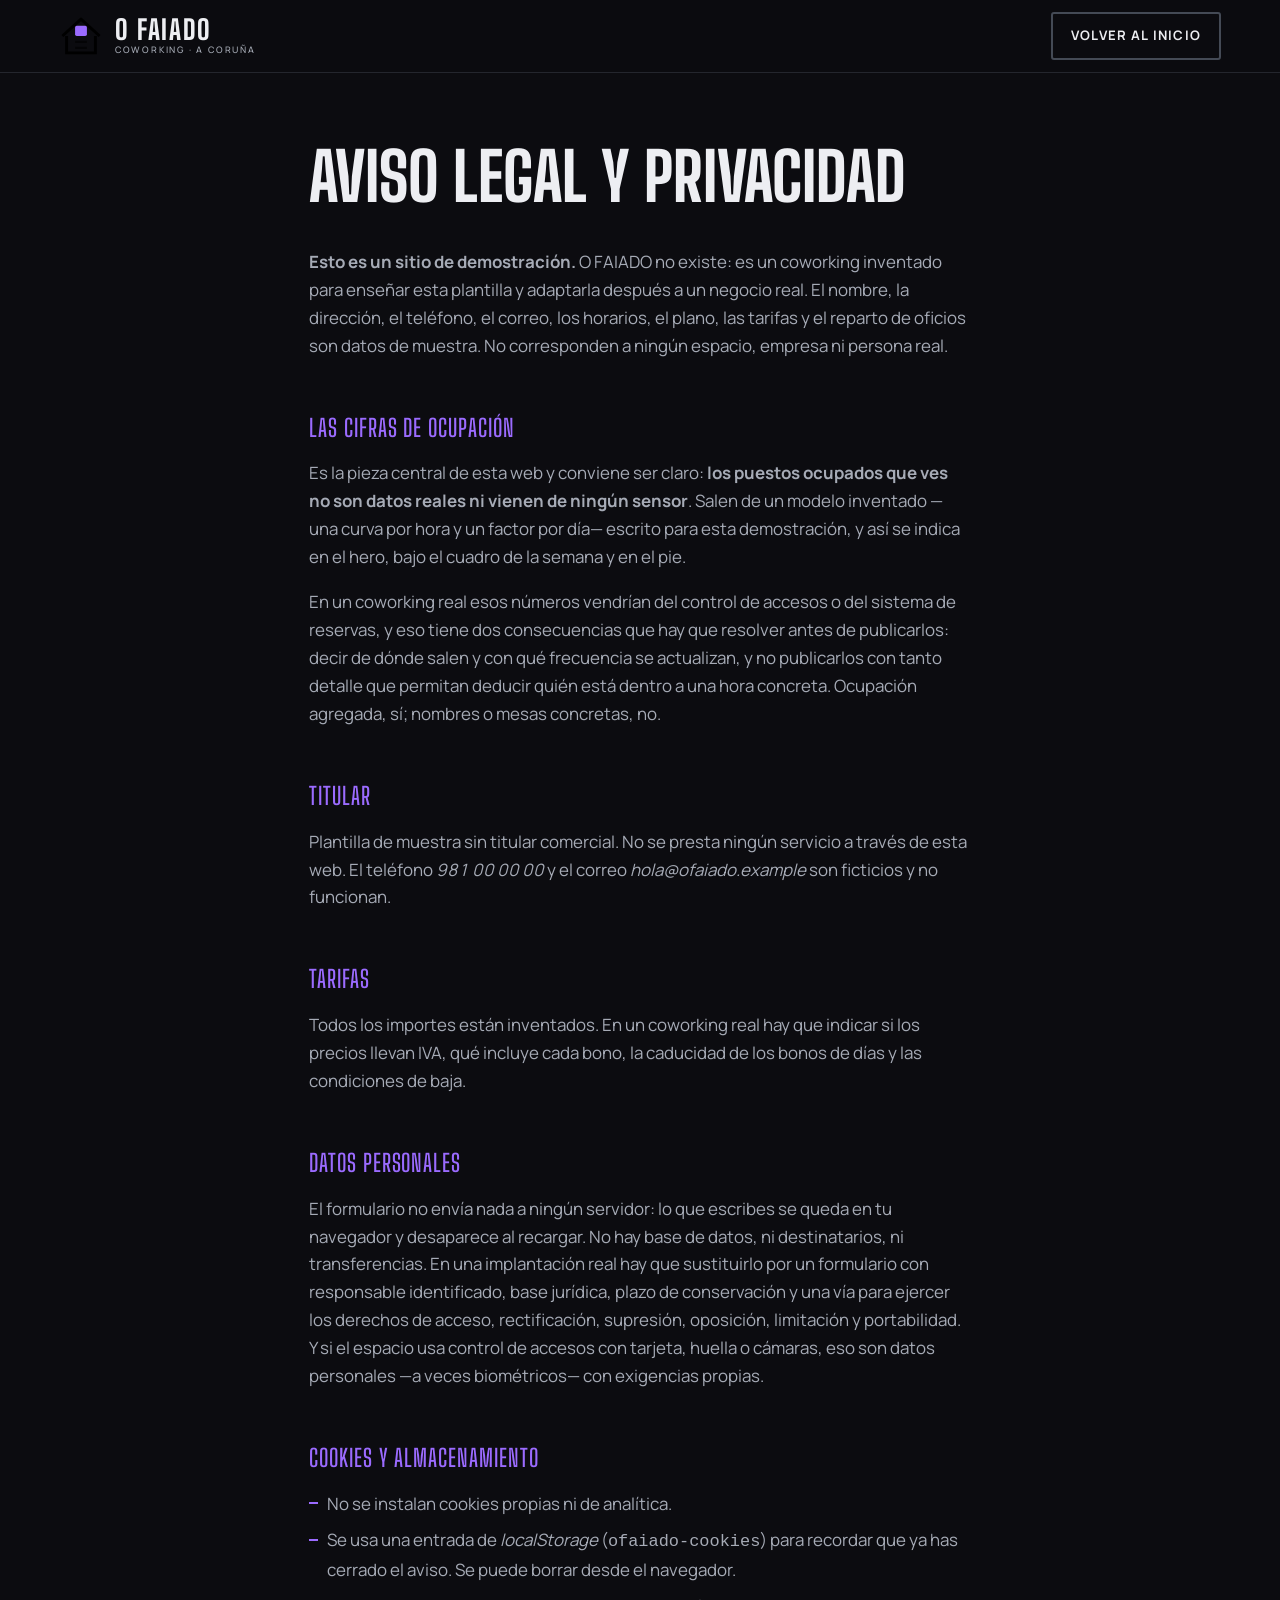
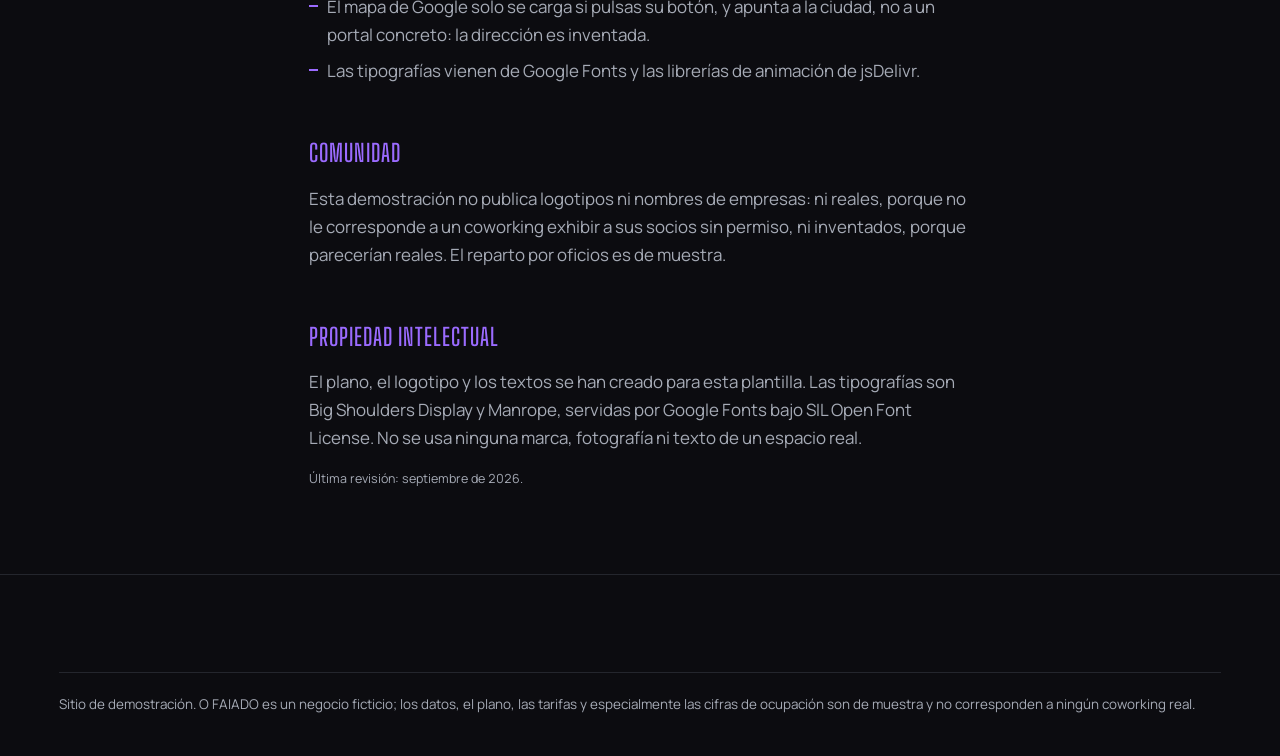
<file: aviso-legal.html>
<!DOCTYPE html>
<!-- Sitio de demostración. O FAIADO es un coworking ficticio. -->
<html lang="es">
<head>
<meta charset="utf-8">
<meta name="viewport" content="width=device-width, initial-scale=1">
<title>Aviso legal y privacidad · O FAIADO (demo)</title>
<meta name="description" content="Aviso legal y política de privacidad de una plantilla de demostración. El coworking es ficticio y las cifras de ocupación están inventadas.">
<meta name="robots" content="noindex, nofollow">
<meta name="theme-color" content="#0C0C10">
<link rel="icon" href="assets/favicon.svg" type="image/svg+xml">
<link rel="manifest" href="manifest.json">
<link rel="preconnect" href="https://fonts.googleapis.com">
<link rel="preconnect" href="https://fonts.gstatic.com" crossorigin>
<link rel="stylesheet" href="https://fonts.googleapis.com/css2?family=Big+Shoulders+Display:wght@400;600;800&family=Manrope:wght@400;500;700&display=swap">
<link rel="stylesheet" href="css/style.css">
</head>
<body>
<a class="salto" href="#contenido">Saltar al contenido</a>

<header class="cabecera">
  <a class="marca" href="index.html" aria-label="O FAIADO, inicio">
    <img src="assets/logo.svg" width="52" height="52" alt="" class="marca-mark">
    <span class="marca-texto">O FAIADO<em>coworking · A Coruña</em></span>
  </a>
  <nav class="nav" aria-label="Principal">
    <a class="boton boton--linea nav-cta" href="index.html">Volver al inicio</a>
  </nav>
</header>

<main class="texto-legal" id="contenido">
  <h1>Aviso legal y privacidad</h1>

  <p><strong>Esto es un sitio de demostración.</strong> O FAIADO no existe: es un coworking inventado para
    enseñar esta plantilla y adaptarla después a un negocio real. El nombre, la dirección, el teléfono, el
    correo, los horarios, el plano, las tarifas y el reparto de oficios son datos de muestra. No
    corresponden a ningún espacio, empresa ni persona real.</p>

  <h2>Las cifras de ocupación</h2>
  <p>Es la pieza central de esta web y conviene ser claro: <strong>los puestos ocupados que ves no son
    datos reales ni vienen de ningún sensor</strong>. Salen de un modelo inventado —una curva por hora y un
    factor por día— escrito para esta demostración, y así se indica en el hero, bajo el cuadro de la semana
    y en el pie.</p>
  <p>En un coworking real esos números vendrían del control de accesos o del sistema de reservas, y eso
    tiene dos consecuencias que hay que resolver antes de publicarlos: decir de dónde salen y con qué
    frecuencia se actualizan, y no publicarlos con tanto detalle que permitan deducir quién está dentro a
    una hora concreta. Ocupación agregada, sí; nombres o mesas concretas, no.</p>

  <h2>Titular</h2>
  <p>Plantilla de muestra sin titular comercial. No se presta ningún servicio a través de esta web. El
    teléfono <em>981 00 00 00</em> y el correo <em>hola@ofaiado.example</em> son ficticios y no funcionan.</p>

  <h2>Tarifas</h2>
  <p>Todos los importes están inventados. En un coworking real hay que indicar si los precios llevan IVA,
    qué incluye cada bono, la caducidad de los bonos de días y las condiciones de baja.</p>

  <h2>Datos personales</h2>
  <p>El formulario no envía nada a ningún servidor: lo que escribes se queda en tu navegador y desaparece
    al recargar. No hay base de datos, ni destinatarios, ni transferencias. En una implantación real hay
    que sustituirlo por un formulario con responsable identificado, base jurídica, plazo de conservación y
    una vía para ejercer los derechos de acceso, rectificación, supresión, oposición, limitación y
    portabilidad. Y si el espacio usa control de accesos con tarjeta, huella o cámaras, eso son datos
    personales —a veces biométricos— con exigencias propias.</p>

  <h2>Cookies y almacenamiento</h2>
  <ul>
    <li>No se instalan cookies propias ni de analítica.</li>
    <li>Se usa una entrada de <em>localStorage</em> (<code>ofaiado-cookies</code>) para recordar que ya has
      cerrado el aviso. Se puede borrar desde el navegador.</li>
    <li>El mapa de Google solo se carga si pulsas su botón, y apunta a la ciudad, no a un portal concreto:
      la dirección es inventada.</li>
    <li>Las tipografías vienen de Google Fonts y las librerías de animación de jsDelivr.</li>
  </ul>

  <h2>Comunidad</h2>
  <p>Esta demostración no publica logotipos ni nombres de empresas: ni reales, porque no le corresponde a un
    coworking exhibir a sus socios sin permiso, ni inventados, porque parecerían reales. El reparto por
    oficios es de muestra.</p>

  <h2>Propiedad intelectual</h2>
  <p>El plano, el logotipo y los textos se han creado para esta plantilla. Las tipografías son Big Shoulders
    Display y Manrope, servidas por Google Fonts bajo SIL Open Font License. No se usa ninguna marca,
    fotografía ni texto de un espacio real.</p>

  <p class="muestra">Última revisión: septiembre de 2026.</p>
</main>

<footer class="pie">
  <p class="sello">Sitio de demostración. O FAIADO es un negocio ficticio; los datos, el plano, las tarifas y
    especialmente las cifras de ocupación son de muestra y no corresponden a ningún coworking real.</p>
</footer>
</body>
</html>
</file>
<file: css/style.css>
/* ==========================================================================
   O FAIADO — plantilla de demostración (negocio ficticio)
   Concepto «Ocupación»: el dato que nadie publica y todo el mundo pregunta.
   ========================================================================== */

:root{
  --fondo:#0C0C10;
  --panel:#15161B;
  --panel2:#1B1D24;
  --linea:#24262D;
  --acero:#444A55;
  --humo:#A6ABB6;
  --hueso:#EDEEF2;
  --violeta:#9B6BFF;
  --violeta-osc:#7A46E8;

  --cont:1320px;
  --lado:clamp(20px, 4.6vw, 66px);

  --display:"Big Shoulders Display", "Arial Narrow", sans-serif;
  --texto:"Manrope", system-ui, sans-serif;

  --t-hero:clamp(3.2rem, 9vw, 7rem);
  --t-h2:clamp(2.2rem, 5.2vw, 4.2rem);
}

*,*::before,*::after{box-sizing:border-box;}

html{-webkit-text-size-adjust:100%;scroll-behavior:smooth;}
html.lenis, html.lenis body{height:auto;}
.lenis.lenis-smooth{scroll-behavior:auto !important;}

body{
  margin:0;background:var(--fondo);color:var(--hueso);
  font-family:var(--texto);font-size:clamp(1rem,.96rem + .2vw,1.06rem);
  line-height:1.65;overflow-x:hidden;-webkit-font-smoothing:antialiased;
  font-variant-numeric:tabular-nums;
}

img,svg{max-width:100%;}
img{height:auto;display:block;}
h1,h2,h3{margin:0;font-weight:600;}
p{margin:0 0 1em;}
ul,ol,dl,dd{margin:0;padding:0;}
li{list-style:none;}
a{color:inherit;}

a:focus-visible,button:focus-visible,summary:focus-visible,
input:focus-visible,select:focus-visible,textarea:focus-visible{
  outline:3px solid var(--violeta);outline-offset:3px;
}
::selection{background:var(--violeta);color:#0C0C10;}

.visual-oculto{position:absolute;width:1px;height:1px;overflow:hidden;
  clip-path:inset(50%);white-space:nowrap;}

.salto{
  position:absolute;left:-9999px;top:0;z-index:999;background:var(--violeta);color:#0C0C10;
  padding:14px 22px;font-weight:700;text-transform:uppercase;letter-spacing:.1em;font-size:.84rem;
}
.salto:focus{left:12px;top:12px;}

/* ------------------------------ tipografía ------------------------------ */

.titular{
  font-family:var(--display);font-weight:800;font-size:var(--t-h2);line-height:.92;
  text-transform:uppercase;letter-spacing:.01em;margin:0 0 .5em;text-wrap:balance;
}
.titular--hero{font-size:var(--t-hero);line-height:.88;margin-bottom:.35em;}

.rotulo{
  font-weight:700;text-transform:uppercase;letter-spacing:.2em;
  font-size:.72rem;color:var(--humo);display:flex;align-items:center;gap:12px;margin:0 0 1.2em;
}
.rotulo span{background:var(--violeta);color:#0C0C10;padding:3px 8px;}
.rotulo::after{content:"";flex:1;height:1px;background:var(--linea);}

.sobretitulo{
  font-weight:700;text-transform:uppercase;letter-spacing:.16em;
  font-size:.74rem;color:var(--violeta);margin:0 0 1.4em;
}
.parrafo{color:var(--humo);max-width:60ch;}
.parrafo--grande{font-size:1.1rem;}
.muestra{font-size:.78rem;color:var(--humo);}
.nota{color:var(--humo);font-size:.86rem;line-height:1.7;margin-top:1.6rem;}

/* revelado palabra a palabra */
.palabra{display:inline-block;white-space:nowrap;overflow:hidden;
  padding:.16em 0 .08em;margin:-.16em 0 -.08em;}
.palabra i{display:inline-block;font-style:normal;}
html.has-motion .palabra i{transform:translate3d(0,112%,0);}
html.has-motion [data-aparecer]{opacity:0;transform:translate3d(0,20px,0);}

/* -------------------------------- botones ------------------------------- */

.boton{
  display:inline-flex;align-items:center;justify-content:center;gap:10px;
  font-weight:700;text-transform:uppercase;letter-spacing:.09em;font-size:.82rem;
  padding:15px 24px;border:2px solid transparent;border-radius:3px;
  text-decoration:none;cursor:pointer;background:none;color:var(--hueso);
  transition:background .25s,color .25s,border-color .25s;will-change:transform;
}
.boton--violeta{background:var(--violeta);color:#0C0C10;border-color:var(--violeta);}
.boton--violeta:hover{background:var(--violeta-osc);border-color:var(--violeta-osc);color:var(--hueso);}
.boton--linea{border-color:var(--acero);}
.boton--linea:hover{border-color:var(--violeta);color:var(--violeta);}

/* -------------------------------- cursor -------------------------------- */

.cursor{position:fixed;top:0;left:0;z-index:150;pointer-events:none;translate:-50% -50%;
  display:none;align-items:center;gap:10px;}
html.has-motion .cursor{display:flex;}
.cursor-punto{width:14px;height:14px;border-radius:3px;background:var(--violeta);
  transition:width .2s,height .2s,border-radius .2s;}
.cursor.es-grande .cursor-punto{width:44px;height:44px;border-radius:8px;}
.cursor-texto{text-transform:uppercase;letter-spacing:.12em;font-size:.7rem;font-weight:700;
  color:var(--violeta);white-space:nowrap;}
@media (hover:none),(pointer:coarse){ html.has-motion .cursor{display:none;} }

/* ------------------------------- cabecera -------------------------------- */

.cabecera{
  position:sticky;top:0;z-index:100;display:flex;align-items:center;justify-content:space-between;
  gap:20px;padding:12px var(--lado);background:rgba(12,12,16,.93);
  backdrop-filter:blur(10px);border-bottom:1px solid var(--linea);
}
.marca{display:flex;align-items:center;gap:12px;text-decoration:none;color:var(--hueso);}
.marca-mark{width:44px;height:44px;}
.marca-texto{font-family:var(--display);font-weight:800;font-size:1.7rem;line-height:.9;
  letter-spacing:.06em;text-transform:uppercase;display:flex;flex-direction:column;gap:4px;}
.marca-texto em{font-family:var(--texto);font-style:normal;font-weight:500;font-size:.56rem;
  letter-spacing:.2em;color:var(--humo);}

.nav{display:flex;align-items:center;gap:clamp(14px,2.2vw,32px);}
.nav-lista{display:flex;gap:clamp(12px,1.8vw,26px);}
.nav-lista a{font-size:.82rem;font-weight:700;text-transform:uppercase;letter-spacing:.09em;
  text-decoration:none;position:relative;padding:6px 0;}
.nav-lista a::after{content:"";position:absolute;left:0;bottom:0;height:2px;width:0;
  background:var(--violeta);transition:width .28s;}
.nav-lista a:hover::after,.nav-lista a:focus-visible::after{width:100%;}
.nav-cta{padding:11px 18px;}

.hamburguesa{display:none;width:46px;height:42px;border:1px solid var(--acero);background:none;
  cursor:pointer;padding:0;border-radius:3px;flex-direction:column;align-items:center;
  justify-content:center;gap:5px;}
.hamburguesa span{display:block;width:20px;height:2px;background:var(--hueso);transition:transform .28s,opacity .2s;}
.hamburguesa[aria-expanded="true"] span:nth-child(1){transform:translateY(7px) rotate(45deg);}
.hamburguesa[aria-expanded="true"] span:nth-child(2){opacity:0;}
.hamburguesa[aria-expanded="true"] span:nth-child(3){transform:translateY(-7px) rotate(-45deg);}

@media (max-width:1080px){
  .hamburguesa{display:flex;}
  .nav{position:fixed;inset:0 0 0 auto;width:min(86vw,360px);background:var(--panel);
    border-left:1px solid var(--linea);flex-direction:column;align-items:flex-start;
    justify-content:center;gap:26px;padding:90px 30px;transform:translateX(102%);
    transition:transform .38s cubic-bezier(.65,0,.35,1);visibility:hidden;}
  .nav.esta-abierto{transform:translateX(0);visibility:visible;}
  .nav-lista{flex-direction:column;gap:16px;}
  .nav-lista a{font-size:1.15rem;}
}

/* ---------------------------------- hero --------------------------------- */

.hero{
  max-width:var(--cont);margin:0 auto;
  padding:clamp(40px,7vh,86px) var(--lado) clamp(50px,8vh,100px);
  display:grid;grid-template-columns:1.25fr .75fr;gap:clamp(28px,4.5vw,72px);align-items:center;
}
.hero-acciones{display:flex;flex-wrap:wrap;gap:12px;margin:2rem 0 0;}

.ahora{border:1px solid var(--violeta);background:linear-gradient(180deg,rgba(155,107,255,.08),transparent);
  padding:26px 24px;border-radius:4px;}
.ahora-rotulo{font-weight:700;text-transform:uppercase;letter-spacing:.18em;font-size:.72rem;
  color:var(--violeta);margin-bottom:.8em;}
.ahora-cifra{font-family:var(--display);font-weight:800;font-size:clamp(3.4rem,6vw,5rem);
  line-height:.85;margin:0 0 .5em;display:flex;align-items:baseline;gap:.25em;flex-wrap:wrap;}
.ahora-cifra i{font-style:normal;font-family:var(--texto);font-weight:500;font-size:.2em;
  color:var(--humo);letter-spacing:.06em;}
.ahora-barra{height:10px;background:var(--panel2);border:1px solid var(--linea);border-radius:2px;
  overflow:hidden;margin-bottom:16px;}
.ahora-barra span{display:block;height:100%;width:45%;background:var(--violeta);}
.ahora-texto{color:var(--hueso);font-size:.96rem;margin-bottom:.8em;}
.ahora-aviso{color:var(--humo);font-size:.78rem;margin:0;}
@media (max-width:920px){ .hero{grid-template-columns:1fr;} }

/* --------------------------------- franja -------------------------------- */

.franja{border-block:1px solid var(--linea);background:var(--panel);overflow:hidden;padding:14px 0;}
.franja-pista{display:flex;width:max-content;will-change:transform;}
.franja-grupo{display:flex;align-items:center;gap:clamp(20px,3vw,50px);padding-right:clamp(20px,3vw,50px);
  font-family:var(--display);font-weight:600;text-transform:uppercase;
  font-size:clamp(1.5rem,3.2vw,2.6rem);letter-spacing:.04em;line-height:1;}
.franja-grupo i{width:10px;height:10px;background:var(--violeta);border-radius:2px;flex:none;}

/* --------------------------------- planta -------------------------------- */

.planta{max-width:var(--cont);margin:0 auto;padding:clamp(64px,10vh,130px) var(--lado);}
.planta-cab{margin-bottom:clamp(22px,4vh,44px);}

.planta-mando{
  display:flex;flex-wrap:wrap;align-items:center;gap:18px 28px;
  border:1px solid var(--linea);background:var(--panel);padding:16px 20px;margin-bottom:18px;
}
.mando-dias{display:flex;gap:6px;flex-wrap:wrap;}
.dia{
  font:inherit;font-weight:700;font-size:.8rem;text-transform:uppercase;letter-spacing:.08em;
  background:none;border:1px solid var(--acero);color:var(--humo);padding:8px 12px;
  border-radius:3px;cursor:pointer;transition:background .2s,color .2s,border-color .2s;
}
.dia:hover{border-color:var(--violeta);color:var(--hueso);}
.dia.esta-activo{background:var(--violeta);border-color:var(--violeta);color:#0C0C10;}
.mando-hora{display:flex;align-items:center;gap:12px;flex:1 1 260px;}
.mando-hora label{font-weight:700;text-transform:uppercase;letter-spacing:.14em;font-size:.72rem;color:var(--humo);}
.mando-hora input[type=range]{flex:1;accent-color:var(--violeta);min-width:140px;}
.mando-salida{font-family:var(--display);font-weight:800;font-size:1.8rem;letter-spacing:.04em;
  color:var(--violeta);min-width:4ch;}
.mando-leyenda{display:flex;align-items:center;gap:10px;margin:0;font-size:.76rem;color:var(--humo);}
.punto{width:12px;height:12px;border-radius:3px;display:inline-block;}
.punto--libre{background:#2E323B;border:1px solid #4A505C;}
.punto--ocupado{background:var(--violeta);}
.punto--cerrado{background:#1A1C22;border:1px dashed #3A3E49;}

.planta-lienzo{border:1px solid var(--linea);background:var(--panel);padding:clamp(10px,2vw,22px);overflow:hidden;}
.plano{width:100%;height:auto;display:block;}
.plano-txt{font-family:"Manrope",sans-serif;font-size:13px;font-weight:700;fill:#8A909C;letter-spacing:.14em;}
.puesto rect{fill:#2E323B;stroke:#4A505C;stroke-width:1.5;transition:fill .25s,stroke .25s;}
.puesto circle{fill:#4A505C;transition:fill .25s;}
.puesto.esta-ocupado rect{fill:rgba(155,107,255,.9);stroke:#B894FF;}
.puesto.esta-ocupado circle{fill:#2A1B4D;}
.puesto.esta-cerrado rect{fill:#16181E;stroke:#3A3E49;stroke-dasharray:4 4;}
.puesto.esta-cerrado circle{fill:#2A2E36;}
.sala-luz{fill:#4A505C;transition:fill .25s;}
.sala.esta-ocupada .sala-luz{fill:var(--violeta);}

.planta-estado{
  display:inline-block;margin:18px 0 0;background:var(--panel2);border:1px solid var(--violeta);
  font-weight:700;text-transform:uppercase;letter-spacing:.1em;font-size:.76rem;padding:9px 16px;
}
@media (max-width:900px){
  .planta-lienzo{overflow-x:auto;scrollbar-width:thin;}
  .plano{min-width:820px;}
}

/* --------------------------------- semana --------------------------------- */

.semana{background:var(--panel);border-block:1px solid var(--linea);
  padding:clamp(64px,10vh,130px) var(--lado);}
.semana-cab,.mapa-calor,.semana-nota{max-width:var(--cont);margin-inline:auto;}
.semana-cab{margin-bottom:clamp(22px,4vh,44px);}
.mapa-calor{display:grid;gap:4px;overflow-x:auto;}
.calor-fila{display:grid;grid-template-columns:44px repeat(14,minmax(28px,1fr));gap:4px;align-items:center;}
.calor-eti{font-size:.72rem;font-weight:700;text-transform:uppercase;letter-spacing:.1em;color:var(--humo);}
.calor-celda{
  aspect-ratio:1/.8;border-radius:3px;background:var(--panel2);border:1px solid var(--linea);
  position:relative;
}
.calor-celda[data-nivel="0"]{background:#191B21;}
.calor-celda[data-nivel="1"]{background:rgba(155,107,255,.18);}
.calor-celda[data-nivel="2"]{background:rgba(155,107,255,.36);}
.calor-celda[data-nivel="3"]{background:rgba(155,107,255,.58);}
.calor-celda[data-nivel="4"]{background:rgba(155,107,255,.82);}
.calor-celda[data-cerrado="1"]{background:repeating-linear-gradient(45deg,#15171D 0 4px,#1B1D24 4px 8px);}
html.has-motion .calor-celda{opacity:0;transform:scale(.7);}
.calor-horas{display:grid;grid-template-columns:44px repeat(14,minmax(28px,1fr));gap:4px;margin-top:4px;}
.calor-hora{font-size:.62rem;color:var(--humo);text-align:center;letter-spacing:.02em;}
.semana-nota{color:var(--humo);font-size:.84rem;margin-top:18px;}

/* -------------------------------- espacios -------------------------------- */

.espacios{max-width:var(--cont);margin:0 auto;padding:clamp(64px,10vh,130px) var(--lado);}
.espacios-cab{margin-bottom:clamp(22px,4vh,44px);}
.rejilla-espacios{display:grid;grid-template-columns:repeat(auto-fit,minmax(240px,1fr));gap:18px;}
.espacio{border:1px solid var(--linea);background:var(--panel);padding:24px;}
.espacio-num{font-family:var(--display);font-weight:800;font-size:3.4rem;line-height:.85;
  color:var(--violeta);margin:0 0 .2em;}
.espacio h3{font-family:var(--display);font-weight:600;text-transform:uppercase;font-size:1.4rem;
  letter-spacing:.04em;margin-bottom:.5em;}
.espacio p:last-child{color:var(--humo);font-size:.94rem;margin:0;}

.cifras{display:grid;grid-template-columns:repeat(auto-fit,minmax(160px,1fr));gap:20px;
  border-top:1px solid var(--linea);padding-top:22px;margin-top:clamp(28px,5vh,52px);}
.cifras div{display:flex;flex-direction:column;}
.cifras dt{order:2;font-weight:700;text-transform:uppercase;letter-spacing:.14em;
  font-size:.7rem;color:var(--humo);}
.cifras dd{order:1;margin:0;font-family:var(--display);font-weight:800;
  font-size:clamp(2.6rem,5vw,4rem);line-height:.9;color:var(--violeta);}

/* --------------------------------- tarifas -------------------------------- */

.tarifas{background:var(--panel);border-block:1px solid var(--linea);
  padding:clamp(64px,10vh,130px) var(--lado);}
.tarifas-cab,.planes,.tarifas .nota{max-width:var(--cont);margin-inline:auto;}
.tarifas-cab{margin-bottom:clamp(22px,4vh,44px);}
.planes{display:grid;grid-template-columns:repeat(auto-fit,minmax(240px,1fr));gap:16px;}
.plan{border:1px solid var(--linea);background:var(--fondo);padding:24px 22px;position:relative;
  display:flex;flex-direction:column;}
.plan--destacado{border-color:var(--violeta);}
.plan-etiqueta{position:absolute;top:-1px;right:-1px;background:var(--violeta);color:#0C0C10;
  font-weight:700;text-transform:uppercase;letter-spacing:.1em;font-size:.68rem;padding:5px 10px;margin:0;}
.plan-nombre{font-family:var(--display);font-weight:600;text-transform:uppercase;font-size:1.4rem;
  letter-spacing:.04em;margin:0 0 .4em;}
.plan-precio{font-family:var(--display);font-weight:800;font-size:clamp(2.8rem,5vw,3.8rem);
  line-height:.85;margin:0 0 .8em;display:flex;align-items:baseline;gap:.2em;flex-wrap:wrap;}
.plan-precio i{font-style:normal;font-family:var(--texto);font-weight:500;font-size:.22em;
  color:var(--humo);letter-spacing:.06em;}
.plan--destacado .plan-precio{color:var(--violeta);}
.plan ul{display:flex;flex-direction:column;gap:9px;border-top:1px solid var(--linea);padding-top:14px;}
.plan li{color:var(--humo);font-size:.92rem;padding-left:18px;position:relative;line-height:1.45;}
.plan li::before{content:"";position:absolute;left:0;top:.62em;width:9px;height:2px;background:var(--violeta);}

/* --------------------------------- normas --------------------------------- */

.normas{max-width:var(--cont);margin:0 auto;padding:clamp(64px,10vh,130px) var(--lado);}
.normas-cab{margin-bottom:clamp(22px,4vh,44px);}
.lista-normas{display:grid;grid-template-columns:repeat(auto-fit,minmax(240px,1fr));gap:clamp(18px,3vw,36px);}
.lista-normas li{border-top:3px solid var(--violeta);padding-top:18px;}
.norma-num{font-family:var(--display);font-weight:800;font-size:2.2rem;line-height:1;
  color:#7C828E; /* --acero se quedaba en 2,19 de contraste */margin:0 0 .2em;}
.lista-normas h3{font-family:var(--display);font-weight:600;text-transform:uppercase;
  font-size:1.3rem;letter-spacing:.04em;margin-bottom:.4em;}
.lista-normas p:last-child{color:var(--humo);font-size:.94rem;margin:0;}
.acceso{margin-top:clamp(28px,5vh,52px);border:1px solid var(--linea);background:var(--panel);padding:24px;}
.acceso h3{font-family:var(--display);font-weight:600;text-transform:uppercase;font-size:1.3rem;
  letter-spacing:.04em;color:var(--violeta);margin-bottom:.5em;}
.acceso p{color:var(--humo);margin:0;max-width:74ch;}

/* -------------------------------- comunidad ------------------------------- */

.comunidad{background:var(--panel);border-block:1px solid var(--linea);
  padding:clamp(64px,10vh,130px) var(--lado);}
.comunidad-cab,.oficios,.comunidad-nota{max-width:var(--cont);margin-inline:auto;}
.comunidad-cab{margin-bottom:clamp(22px,4vh,44px);}
.oficios{display:grid;grid-template-columns:repeat(auto-fit,minmax(180px,1fr));gap:1px;
  background:var(--linea);border:1px solid var(--linea);}
.oficios li{background:var(--fondo);padding:22px 18px;}
.oficio-num{font-family:var(--display);font-weight:800;font-size:2.8rem;line-height:.9;
  color:var(--violeta);margin:0 0 .2em;}
.oficios li p:last-child{color:var(--humo);font-size:.92rem;margin:0;}
.comunidad-nota{color:var(--humo);font-size:.82rem;margin-top:16px;}

/* ------------------------------- preguntas -------------------------------- */

.preguntas{max-width:920px;margin:0 auto;padding:clamp(64px,10vh,130px) var(--lado);}
.preguntas-cab{margin-bottom:clamp(18px,3.5vh,36px);}
.acordeon details{border-top:1px solid var(--linea);}
.acordeon details:last-child{border-bottom:1px solid var(--linea);}
.acordeon summary{cursor:pointer;list-style:none;padding:20px 44px 20px 0;position:relative;
  font-family:var(--display);font-weight:600;text-transform:uppercase;font-size:1.35rem;letter-spacing:.03em;}
.acordeon summary::-webkit-details-marker{display:none;}
.acordeon summary::after{content:"";position:absolute;right:8px;top:50%;width:16px;height:2px;background:var(--violeta);}
.acordeon summary::before{content:"";position:absolute;right:15px;top:50%;translate:0 -50%;
  width:2px;height:16px;background:var(--violeta);transition:transform .3s;}
.acordeon details[open] summary::before{transform:scaleY(0);}
.acordeon details p{color:var(--humo);max-width:72ch;padding-bottom:20px;margin:0;}

/* --------------------------------- visita --------------------------------- */

.visita{background:var(--panel);border-block:1px solid var(--linea);
  padding:clamp(64px,10vh,130px) var(--lado);}
.visita-cab,.visita-rejilla{max-width:var(--cont);margin-inline:auto;}
.visita-cab{margin-bottom:clamp(22px,4vh,44px);}
.visita-rejilla{display:grid;grid-template-columns:1.1fr .9fr;gap:clamp(28px,4.5vw,64px);}
.formulario{border:1px solid var(--linea);background:var(--fondo);padding:clamp(20px,3vw,32px);}
.formulario-aviso{font-weight:700;font-size:.72rem;text-transform:uppercase;
  letter-spacing:.14em;color:var(--violeta);margin-bottom:1.6em;}
.campo-fila{display:grid;grid-template-columns:1fr 1fr;gap:16px;}
.campo{display:flex;flex-direction:column;gap:6px;margin-bottom:16px;}
.campo label{font-weight:700;font-size:.72rem;text-transform:uppercase;
  letter-spacing:.12em;color:var(--humo);}
.campo input,.campo select,.campo textarea{background:var(--panel2);border:1px solid var(--acero);
  color:var(--hueso);padding:12px 14px;font:inherit;border-radius:3px;}
.campo textarea{resize:vertical;}
.campo-check{display:flex;gap:10px;align-items:flex-start;margin-bottom:20px;font-size:.92rem;color:var(--humo);}
.campo-check input{margin-top:4px;accent-color:var(--violeta);width:18px;height:18px;}
.campo-check a{color:var(--violeta);}
.formulario-respuesta{margin:14px 0 0;color:var(--violeta);font-weight:700;
  font-size:.82rem;text-transform:uppercase;letter-spacing:.06em;min-height:1.2em;}

.visita-datos dl{display:grid;gap:20px;}
.visita-datos dt{font-weight:700;font-size:.72rem;text-transform:uppercase;
  letter-spacing:.16em;color:var(--violeta);margin-bottom:5px;}
.visita-datos dd{margin:0;line-height:1.5;}
.visita-datos a{text-decoration-color:var(--violeta);text-underline-offset:4px;}
.mapa{margin-top:26px;border-top:1px solid var(--linea);padding-top:22px;}
.mapa-nota{color:var(--humo);font-size:.86rem;margin:12px 0 0;max-width:48ch;}
.mapa iframe{width:100%;height:320px;border:1px solid var(--acero);margin-top:6px;display:block;
  filter:grayscale(1) invert(.92) contrast(1.05) hue-rotate(180deg);}
@media (max-width:880px){
  .visita-rejilla{grid-template-columns:1fr;}
  .campo-fila{grid-template-columns:1fr;gap:0;}
}

/* ----------------------------------- pie ---------------------------------- */

.pie{border-top:1px solid var(--linea);background:var(--fondo);padding:clamp(44px,7vh,80px) var(--lado) 28px;}
.pie-rejilla,.sello{max-width:var(--cont);margin-inline:auto;}
.pie-rejilla{display:grid;grid-template-columns:1.4fr repeat(4,1fr);gap:26px;}
.pie-marca{display:flex;gap:14px;align-items:flex-start;}
.pie-marca p{font-family:var(--display);font-weight:800;text-transform:uppercase;font-size:1.6rem;
  line-height:1;letter-spacing:.06em;margin:0;}
.pie-marca span{font-family:var(--texto);font-weight:500;font-size:.7rem;letter-spacing:.08em;
  color:var(--humo);text-transform:none;}
.pie-rejilla h2{font-size:.7rem;font-weight:700;text-transform:uppercase;
  letter-spacing:.18em;color:var(--violeta);margin-bottom:.9em;}
.pie-rejilla p{color:var(--humo);font-size:.9rem;line-height:1.7;margin:0;}
.sello{margin-top:34px;border-top:1px solid var(--linea);padding-top:20px;
  color:var(--humo);font-size:.84rem;}
@media (max-width:900px){ .pie-rejilla{grid-template-columns:repeat(2,1fr);} }

/* --------------------------------- cookies -------------------------------- */

.cookie-banner{
  position:fixed;left:var(--lado);right:var(--lado);bottom:18px;z-index:120;
  background:var(--panel2);border:1px solid var(--violeta);padding:18px 20px;gap:20px;
  align-items:center;flex-wrap:wrap;max-width:900px;margin-inline:auto;
  box-shadow:0 30px 60px -30px #000;
}
.cookie-banner:not([hidden]){display:flex;}
.cookie-banner p{margin:0;flex:1 1 300px;color:var(--humo);font-size:.9rem;}
.cookie-acciones{display:flex;align-items:center;gap:18px;}
.cookie-mas{font-weight:700;font-size:.76rem;text-transform:uppercase;
  letter-spacing:.12em;color:var(--violeta);}

/* ----------------------------------- 404 ---------------------------------- */

.error{min-height:80vh;display:flex;flex-direction:column;align-items:center;justify-content:center;
  text-align:center;padding:80px var(--lado);gap:8px;}
.error-num{font-family:var(--display);font-weight:800;font-size:clamp(5rem,20vw,14rem);
  line-height:.85;margin:0;color:var(--violeta);}
.error p{color:var(--humo);max-width:48ch;}

/* ------------------------------- página legal ----------------------------- */

.texto-legal{max-width:78ch;margin:0 auto;padding:clamp(50px,8vh,90px) var(--lado);}
.texto-legal h1{font-family:var(--display);font-weight:800;text-transform:uppercase;
  font-size:var(--t-h2);line-height:.95;margin-bottom:.6em;}
.texto-legal h2{font-family:var(--display);font-weight:600;text-transform:uppercase;
  font-size:1.5rem;letter-spacing:.04em;color:var(--violeta);margin:2em 0 .5em;}
.texto-legal p,.texto-legal li{color:var(--humo);}
.texto-legal ul li{padding-left:18px;position:relative;margin-bottom:.5em;}
.texto-legal ul li::before{content:"";position:absolute;left:0;top:.72em;width:9px;height:2px;background:var(--violeta);}

/* --------------------------- movimiento reducido -------------------------- */

@media (prefers-reduced-motion: reduce){
  html{scroll-behavior:auto;}
  *,*::before,*::after{
    animation-duration:.001ms !important;animation-iteration-count:1 !important;
    transition-duration:.001ms !important;
  }
  html.has-motion .palabra i{transform:none;}
  html.has-motion [data-aparecer]{opacity:1;transform:none;}
  html.has-motion .calor-celda{opacity:1;transform:none;}
  .cursor{display:none !important;}
}


/* ====================== cortina de entrada ================================
   Obligatoria en todas las plantillas de la biblioteca. Se pinta SOLO cuando
   hay movimiento: sin GSAP o con `prefers-reduced-motion` la regla de abajo la
   borra del documento, así que la página no puede quedarse tapada. Además,
   main.js tiene una red de seguridad por tiempo que la retira pase lo que pase.
   ========================================================================== */
.cortina{position:fixed;inset:0;z-index:400;overflow:hidden;}
.cortina-centro{position:absolute;inset:0;display:flex;flex-direction:column;
  align-items:center;justify-content:center;gap:14px;text-align:center;padding:24px;}
.cortina.esta-fuera{display:none;}
html:not(.has-motion) .cortina{display:none;}
@media (prefers-reduced-motion:reduce){.cortina{display:none;}}

/* El gesto del coworking: los veinticuatro puestos se van ocupando y luego el
   local se vacía por columnas, que se recogen hacia arriba con el canto
   curvado y salen desde el centro. */
.cortina-plano{position:absolute;inset:0;display:grid;grid-template-columns:repeat(6,1fr);}
.cortina-col{background:var(--panel);border-right:1px solid var(--linea);
  border-radius:0 0 36px 36px;will-change:transform;}
.cortina-rejilla{display:grid;grid-template-columns:repeat(6,1fr);gap:7px;
  width:min(72vw,248px);}
.cortina-puesto{display:block;aspect-ratio:1;background:var(--panel2);
  border:1px solid var(--linea);}
.cortina-cuenta{font-family:var(--texto);font-weight:600;font-size:.72rem;letter-spacing:.2em;
  text-transform:uppercase;color:var(--violeta);margin:0;}
.cortina-marca{font-family:var(--display);font-size:clamp(1.6rem,6vw,2.4rem);
  letter-spacing:.16em;text-transform:uppercase;color:var(--hueso);margin:0;opacity:0;}
</file>
